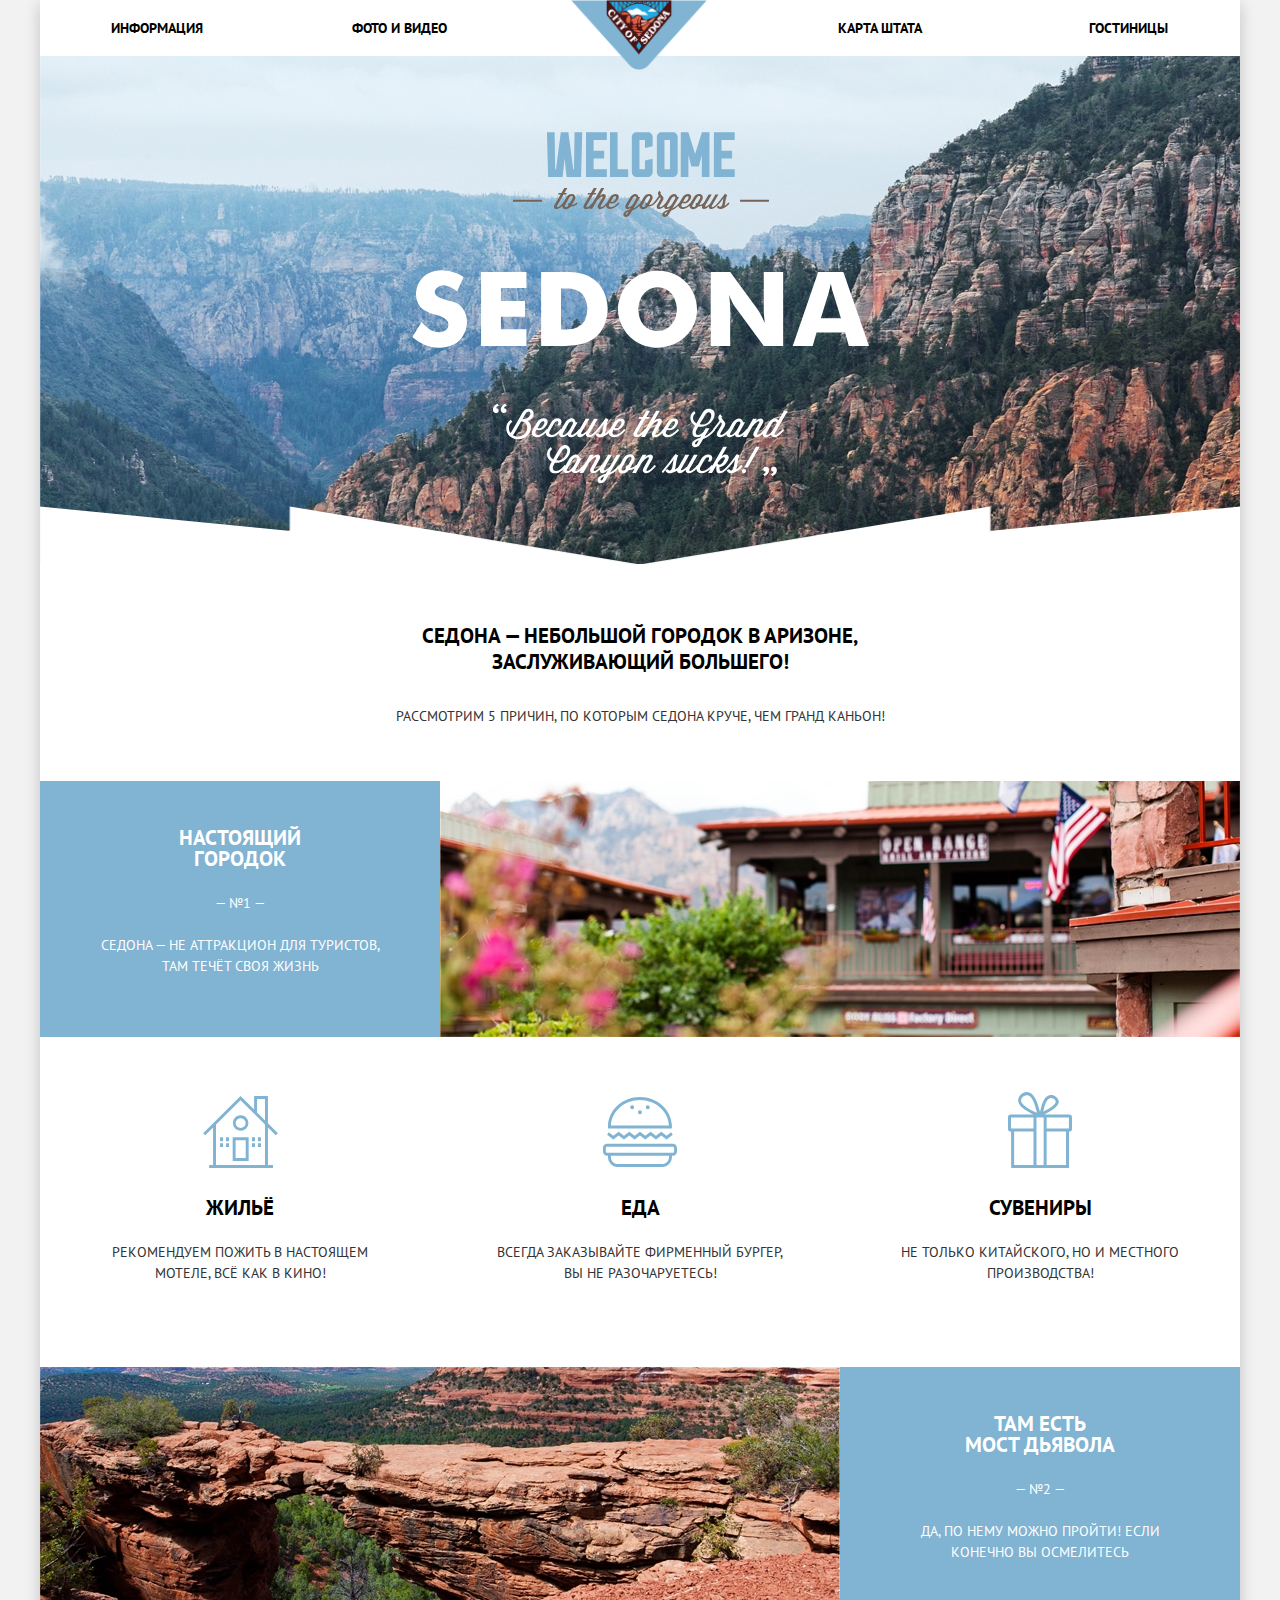
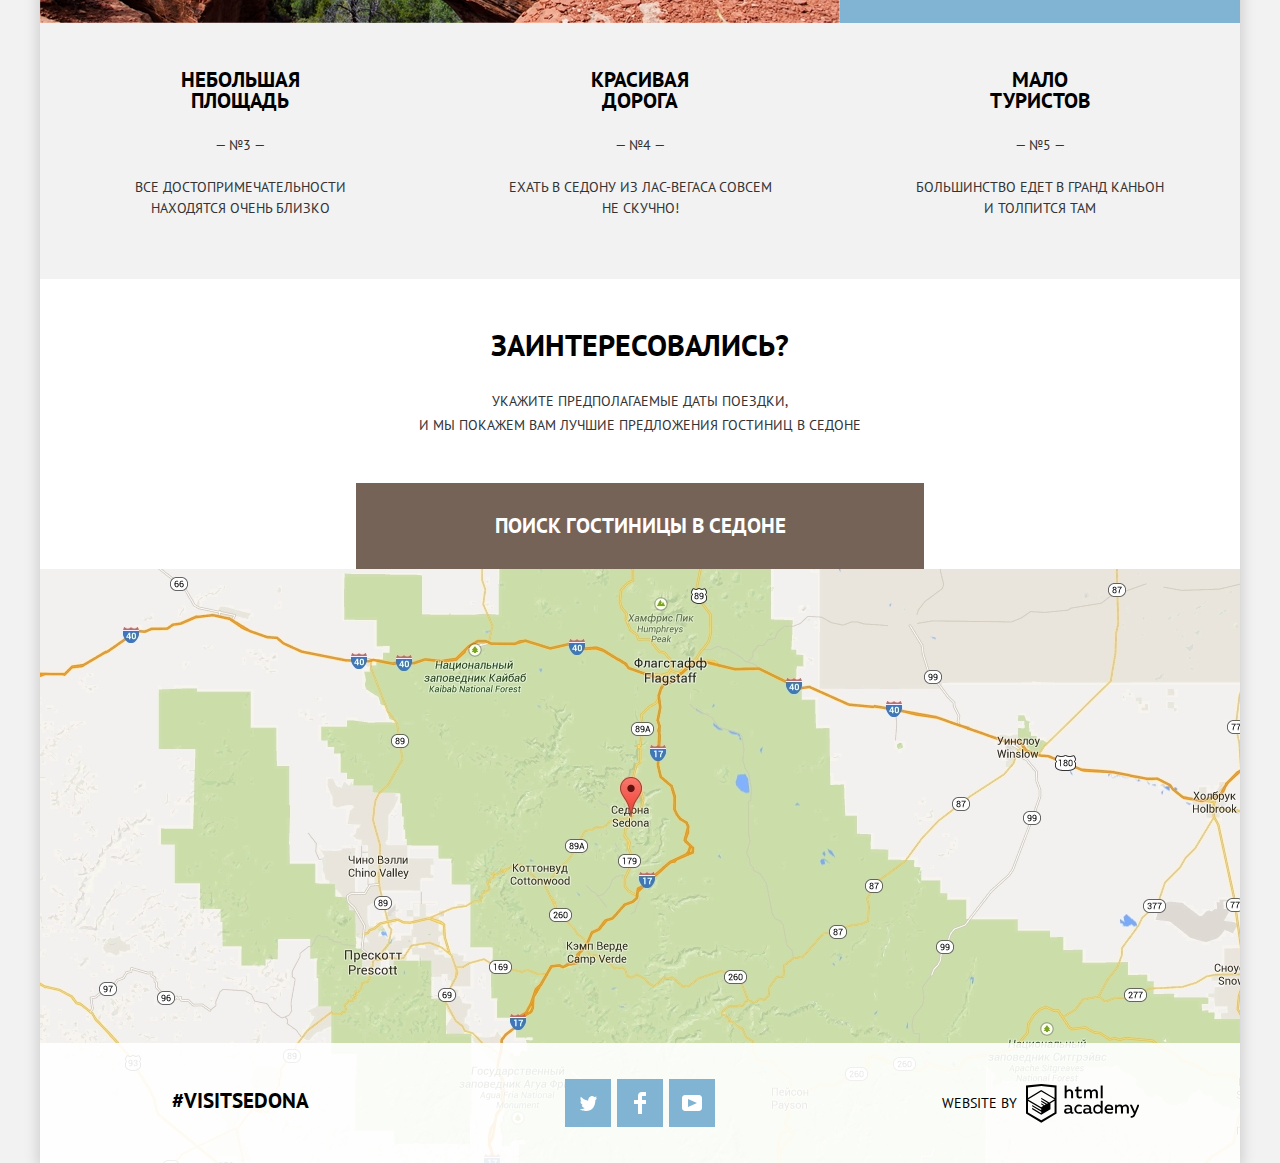
<file: index.html>
<!DOCTYPE html>
<html lang="ru">
  <head>
    <meta charset="utf-8">
    <title>HTML Academy: Седона</title>
    <link rel="stylesheet" href="css/normalize.css">
    <link rel="stylesheet" href="css/min-style.css">
    <link href="https://fonts.googleapis.com/css?family=PT+Sans:400,700&amp;subset=cyrillic" rel="stylesheet">
  </head>
  <body class="main-page">
      <div class="wrapper">
        <header class="main-header">
          <nav class="main-navigation">
            <img class="logo" src="img/logo.svg" width="138" height="70" alt="Логотип Седона">
            <ul class="site-navigation">
              <li class="item"><a href="#">Информация</a></li>
              <li class="item"><a href="#">Фото и видео</a></li>
              <li class="item"><a href="#">Карта штата</a></li>
              <li class="item"><a href="hotels.html">Гостиницы</a></li>
            </ul>
          </nav>
        </header>
        <main class="container">
          <img class="welcome" src="img/welcome.svg" width="457" height="352" alt="Приветствие">
          <div class="titel-box">
            <h1 class="title-page">Седона — небольшой городок в Аризоне, заслуживающий большего!</h1>
            <p class="subtitle">Рассмотрим 5 причин, по которым Седона круче, чем гранд каньон!</p>
          </div>
          <section class="features">
            <ul class="list-features">
              <li class="box-item-features">
                <div class="item-features"><h2 class="title">Настоящий городок</h2><span class="features-number">— №1 —</span><p class="text">Седона — не аттракцион для туристов, там течёт своя жизнь</p></div>
                <img class="item-image" src="img/sity.jpg" width="800" height="324" alt="Фотография города">
                <ul class="sity-features">
                  <li class="item-sity-features housing"><h2>Жильё</h2><p>Рекомендуем пожить в настоящем мотеле, всё как в кино!</p></li>
                  <li class="item-sity-features food"><h2>Еда</h2><p>Всегда заказывайте фирменный бургер, вы не разочаруетесь!</p></li>
                  <li class="item-sity-features gift"><h2>Сувениры</h2><p>Не только китайского, но и местного производства!</p></li>
                </ul>
              </li>
              <li class="box-item-features">
                <img class="item-image" src="img/devil_bridge.jpg" width="800" height="324" alt="Фотография моста дьявола">
                <div class="item-features"><h2 class="title">Там есть мост&nbsp;дьявола</h2><span class="features-number">— №2 —</span><p class="text">Да, по нему можно пройти! Если конечно вы осмелитесь</p></div>
              </li>
              <li class="item-features-grey"><h2 class="list-title">Небольшая площадь</h2><span class="features-number">— №3 —</span><p>Все достопримечательности находятся очень близко</p></li>
              <li class="item-features-grey"><h2 class="list-title">Красивая дорога</h2><span class="features-number">— №4 —</span><p class="width-text">Ехать в Седону из Лас-Вегаса совсем не скучно!</p></li>
              <li class="item-features-grey"><h2 class="list-title">Мало туристов</h2><span class="features-number">— №5 —</span><p>Большинство едет в гранд каньон и толпится там</p></li>
            </ul>
          </section>
          <section class="hotel-selection">
              <h2 class="visually-hidden">Поиск гостиницы в Седоне</h2>
              <p class="big-text">Заинтересовались?</p>
              <p class="text">Укажите предполагаемые даты поездки,<br>
              и мы покажем вам лучшие предложения гостиниц в седоне</p>
              <div class="">
                <button class="search-button" type="button" name="button">Поиск гостиницы в Седоне</button>
                <form class="form-search form" action="index.html" method="post">
                <div class="data-box">
                  <div class="arrival-date-box">
                    <label class="label-text" for="arrival-date">
                      Дата заезда:
                    </label>
                    <input class="arrival-date" id="arrival-date" type="text" name="calendar" value="24 АПРЕЛЯ 2017">
                    <button class="button-calendar" type="button" name="button">
                      <svg class="calendar" xmlns="http://www.w3.org/2000/svg" xmlns:xlink="http://www.w3.org/1999/xlink" x="0px" y="0px" width="21px" height="22px" viewBox="0 0 21 22">
                      	<path d="M19.251,2.025h-2.845V0.648c0-0.381-0.294-0.689-0.656-0.689c-0.363,0-0.656,0.308-0.656,0.689v1.377h-3.938V0.648
                      		c0-0.381-0.294-0.689-0.655-0.689c-0.363,0-0.657,0.308-0.657,0.689v1.377H5.906V0.648c0-0.381-0.294-0.689-0.656-0.689
                      		c-0.363,0-0.657,0.308-0.657,0.689v1.377H1.75C0.784,2.025,0,2.847,0,3.862v16.302C0,21.179,0.784,22,1.75,22h17.501
                      		C20.217,22,21,21.179,21,20.164V3.862C21,2.847,20.217,2.025,19.251,2.025z M19.688,20.164c0,0.253-0.195,0.459-0.437,0.459H1.75
                      		c-0.241,0-0.438-0.206-0.438-0.459V3.862c0-0.253,0.196-0.459,0.438-0.459h2.844v1.378c0,0.381,0.294,0.689,0.657,0.689
                      		c0.362,0,0.656-0.308,0.656-0.689V3.403h3.938v1.378c0,0.381,0.294,0.689,0.657,0.689c0.361,0,0.655-0.308,0.655-0.689V3.403h3.938
                      		v1.378c0,0.381,0.293,0.689,0.656,0.689c0.362,0,0.656-0.308,0.656-0.689V3.403h2.845c0.241,0,0.437,0.206,0.437,0.459V20.164z"/>
                      	<rect x="4.594" y="8.225" width="2.625" height="2.066"/>
                      	<rect x="4.594" y="11.668" width="2.625" height="2.067"/>
                      	<rect x="4.594" y="15.112" width="2.625" height="2.066"/>
                      	<rect x="9.188" y="15.112" width="2.625" height="2.066"/>
                      	<rect x="9.188" y="11.668" width="2.625" height="2.067"/>
                      	<rect x="9.188" y="8.225" width="2.625" height="2.066"/>
                      	<rect x="13.781" y="15.112" width="2.625" height="2.066"/>
                      	<rect x="13.781" y="11.668" width="2.625" height="2.067"/>
                      	<rect x="13.781" y="8.225" width="2.625" height="2.066"/>
                      </svg>
                    </button>
                 </div>
                 <div class="departure-date-box">
                   <label class="label-text" for="departure-date">
                      Дата выезда:
                    </label>
                    <input class="departure-date" id="departure-date" type="text" name="calendar" value="4 ИЮЛЯ 2017">
                    <button class="button-calendar" type="button" name="button">
                      <svg class="calendar" xmlns="http://www.w3.org/2000/svg" xmlns:xlink="http://www.w3.org/1999/xlink" x="0px" y="0px" width="21px" height="22px" viewBox="0 0 21 22">
                      	<path d="M19.251,2.025h-2.845V0.648c0-0.381-0.294-0.689-0.656-0.689c-0.363,0-0.656,0.308-0.656,0.689v1.377h-3.938V0.648
                      		c0-0.381-0.294-0.689-0.655-0.689c-0.363,0-0.657,0.308-0.657,0.689v1.377H5.906V0.648c0-0.381-0.294-0.689-0.656-0.689
                      		c-0.363,0-0.657,0.308-0.657,0.689v1.377H1.75C0.784,2.025,0,2.847,0,3.862v16.302C0,21.179,0.784,22,1.75,22h17.501
                      		C20.217,22,21,21.179,21,20.164V3.862C21,2.847,20.217,2.025,19.251,2.025z M19.688,20.164c0,0.253-0.195,0.459-0.437,0.459H1.75
                      		c-0.241,0-0.438-0.206-0.438-0.459V3.862c0-0.253,0.196-0.459,0.438-0.459h2.844v1.378c0,0.381,0.294,0.689,0.657,0.689
                      		c0.362,0,0.656-0.308,0.656-0.689V3.403h3.938v1.378c0,0.381,0.294,0.689,0.657,0.689c0.361,0,0.655-0.308,0.655-0.689V3.403h3.938
                      		v1.378c0,0.381,0.293,0.689,0.656,0.689c0.362,0,0.656-0.308,0.656-0.689V3.403h2.845c0.241,0,0.437,0.206,0.437,0.459V20.164z"/>
                      	<rect x="4.594" y="8.225" width="2.625" height="2.066"/>
                      	<rect x="4.594" y="11.668" width="2.625" height="2.067"/>
                      	<rect x="4.594" y="15.112" width="2.625" height="2.066"/>
                      	<rect x="9.188" y="15.112" width="2.625" height="2.066"/>
                      	<rect x="9.188" y="11.668" width="2.625" height="2.067"/>
                      	<rect x="9.188" y="8.225" width="2.625" height="2.066"/>
                      	<rect x="13.781" y="15.112" width="2.625" height="2.066"/>
                      	<rect x="13.781" y="11.668" width="2.625" height="2.067"/>
                      	<rect x="13.781" y="8.225" width="2.625" height="2.066"/>
                      </svg>
                    </button>
                  </div>
                  <div class="adults-box">
                    <label class="label-text" for="adults">
                      Взрослые:
                    </label>
                    <div class="controls">
                      <button class="button-minus" type="button" name="button"></button>
                      <input id="adults" type="text" name="number" value="2">
                      <button class="button-plus" type="button" name="button"></button>
                    </div>
                    <label class="label-text" for="children">
                      Дети:
                    </label>
                    <div class="controls">
                      <button class="button-minus" type="button" name="button"></button>
                      <input id="children" type="text" name="number" value="0">
                      <button class="button-plus" type="button" name="button"></button>
                    </div>
                  </div>
                </div>
                <button class="button" type="submit" name="button">Найти</button>
              </form>
            </div>
            <img class="map" src="img/map.jpg" width="1200" height="594" alt="Карта">
        </section>
      </main>
      <footer class="main-footer ">
        <p class="footer-hashtag">#visitSEDONA</p>
        <ul class="footer-social">
          <li><a class="social-button twitter" href="#"></a></li>
          <li><a class="social-button facebook" href="#"></a></li>
          <li><a class="social-button youtube" href="#"></a></li>
        </ul>
        <div class="creator">
          <p class="htmlacademy-text">Website&nbsp;by</p>
          <a class="htmlacademy-logo" href="https://htmlacademy.ru/intensive/htmlcss">
            <svg version="1.1" xmlns="http://www.w3.org/2000/svg" xmlns:xlink="http://www.w3.org/1999/xlink" width="113" height="39" viewBox="0 0 113 39">
            <path d="M401.93,351.51a2.07,2.07,0,0,0,.58-0.11v1.4a3.41,3.41,0,0,1-1.24.22,1.75,1.75,0,0,1-1.75-1,5.08,5.08,0,0,1-3.3,1.13c-1.59,0-3.06-.87-3.06-2.68,0-2.24,2.08-2.93,3.9-2.93a11.63,11.63,0,0,1,2.28.26v-0.31c0-1.09-.8-1.86-2.3-1.86a7.79,7.79,0,0,0-3.15.67v-1.79a10.72,10.72,0,0,1,3.35-.58c2.48,0,4,1.18,4,3.83v3.14A0.57,0.57,0,0,0,401.93,351.51Zm-6.76-1.19a1.42,1.42,0,0,0,1.64,1.29,3.56,3.56,0,0,0,2.53-1V349.1a10.21,10.21,0,0,0-1.9-.22C396.34,348.89,395.17,349.23,395.17,350.33Z" transform="translate(-355.09 -323.29)"/>
            <path d="M408.15,343.91a5.29,5.29,0,0,1,2.7.67v1.79a4.28,4.28,0,0,0-2.42-.73,2.89,2.89,0,1,0,0,5.76,5.26,5.26,0,0,0,2.55-.67v1.8a6.58,6.58,0,0,1-2.9.6,4.42,4.42,0,0,1-4.72-4.54A4.54,4.54,0,0,1,408.15,343.91Z" transform="translate(-355.09 -323.29)"/>
            <path d="M420.93,351.51a2.07,2.07,0,0,0,.58-0.11v1.4a3.41,3.41,0,0,1-1.24.22,1.75,1.75,0,0,1-1.75-1,5.08,5.08,0,0,1-3.3,1.13c-1.59,0-3.06-.87-3.06-2.68,0-2.24,2.08-2.93,3.9-2.93a11.63,11.63,0,0,1,2.28.26v-0.31c0-1.09-.8-1.86-2.3-1.86a7.79,7.79,0,0,0-3.15.67v-1.79a10.72,10.72,0,0,1,3.35-.58c2.48,0,4,1.18,4,3.83v3.14A0.57,0.57,0,0,0,420.93,351.51Zm-6.76-1.19a1.42,1.42,0,0,0,1.64,1.29,3.56,3.56,0,0,0,2.53-1V349.1a10.21,10.21,0,0,0-1.9-.22C415.33,348.89,414.17,349.23,414.17,350.33Z" transform="translate(-355.09 -323.29)"/>
            <path d="M431.76,340.14V352.9H430v-1.39a4.07,4.07,0,0,1-3.35,1.62,4.62,4.62,0,0,1,0-9.22,4,4,0,0,1,3.15,1.37v-5.14h2ZM427,345.62a2.9,2.9,0,0,0,0,5.8,3,3,0,0,0,2.79-1.84v-2.13A3.06,3.06,0,0,0,427,345.62Z" transform="translate(-355.09 -323.29)"/>
            <path d="M438.08,343.91c3.48,0,4.68,2.81,4.12,5.34h-6.58c0.22,1.57,1.75,2.22,3.35,2.22a6.41,6.41,0,0,0,2.77-.62v1.68a7.5,7.5,0,0,1-3.14.6c-2.68,0-5-1.53-5-4.61A4.39,4.39,0,0,1,438.08,343.91Zm0.09,1.62a2.39,2.39,0,0,0-2.57,2.26h4.85A2.06,2.06,0,0,0,438.17,345.53Z" transform="translate(-355.09 -323.29)"/>
            <path d="M444.19,352.9v-8.75h1.73v1.09a4,4,0,0,1,2.92-1.33,3,3,0,0,1,2.73,1.4,4.33,4.33,0,0,1,3.06-1.4,3.21,3.21,0,0,1,3.32,3.52v5.47h-2v-5.41a1.67,1.67,0,0,0-1.73-1.84,2.94,2.94,0,0,0-2.17,1.18c0,0.2,0,.4,0,0.6v5.47h-2v-5.41a1.67,1.67,0,0,0-1.73-1.84,3.11,3.11,0,0,0-2.32,1.35v5.91h-2Z" transform="translate(-355.09 -323.29)"/>
            <path d="M466.56,344.15h2l-4.1,9.93c-0.95,2.28-2.19,3-3.52,3a5,5,0,0,1-1.15-.15v-1.66a3,3,0,0,0,.89.13c0.95,0,1.66-.67,2.17-2l0.18-.44-4.16-8.82H461l3,6.6Z" transform="translate(-355.09 -323.29)"/>
            <path d="M395.75,324.82v5a4,4,0,0,1,2.83-1.2,3.41,3.41,0,0,1,3.61,3.57v5.41h-2v-5.16a1.9,1.9,0,0,0-2-2.1,3.08,3.08,0,0,0-2.44,1.46v5.8h-2V324.82h2Z" transform="translate(-355.09 -323.29)"/>
            <path d="M407.52,325.71v3.12h3.17v1.71h-3.17v4c0,1.15.53,1.53,1.66,1.53a4.71,4.71,0,0,0,1.77-.35v1.68a7.14,7.14,0,0,1-2.35.38,2.68,2.68,0,0,1-3-2.88v-4.38H404v-1.71h1.57v-2.64Z" transform="translate(-355.09 -323.29)" />
            <path d="M413.19,337.58v-8.75h1.73v1.09a4,4,0,0,1,2.92-1.33,3,3,0,0,1,2.73,1.4,4.33,4.33,0,0,1,3.06-1.4,3.21,3.21,0,0,1,3.32,3.52v5.47h-2v-5.41a1.67,1.67,0,0,0-1.73-1.84,2.94,2.94,0,0,0-2.17,1.18c0,0.2,0,.4,0,0.6v5.47h-2v-5.41a1.67,1.67,0,0,0-1.73-1.84,3.11,3.11,0,0,0-2.32,1.35v5.91h-2Z" transform="translate(-355.09 -323.29)"/>
            <rect x="74.72" y="1.52" width="1.95" height="12.76"/>
            <path d="M370.53,323.31l-0.16,0-15.28,1.6v28L370.37,362l15.28-9.09v-28Zm13.12,28.45-13.28,7.9-13.28-7.9V340.28l13.22,7.87,0,1.43-9.07-5.4v1.38l9.11,5.47,0,1.46-9.1-5.42v1.38l9.11,5.47h0l9.19-5.5v-1.39h0v-4.52l4.1-2.45v11.67Zm0-13.16L380,340.74h0l-1.68,1-8-4.76v1.38l6.84,4.07-0.06,0-0.15.09-1,.57-5.64-3.36v1.38l4.45,2.65-1.05.7,0,0-3.36-2v1.38l2.21,1.3-2.25,1.35-13.16-7.82,13.17-7.92h0Zm0-1.39-13.35-7.87h0l-13.2,7.86v-10.5l13.28-1.39,13.28,1.39v10.51Z" transform="translate(-355.09 -323.29)"/>
            </svg>
          </a>
        </div>
      </footer>
      </div>
    <script src="js/min-script.js"></script>
  </body>
</html>
</file>
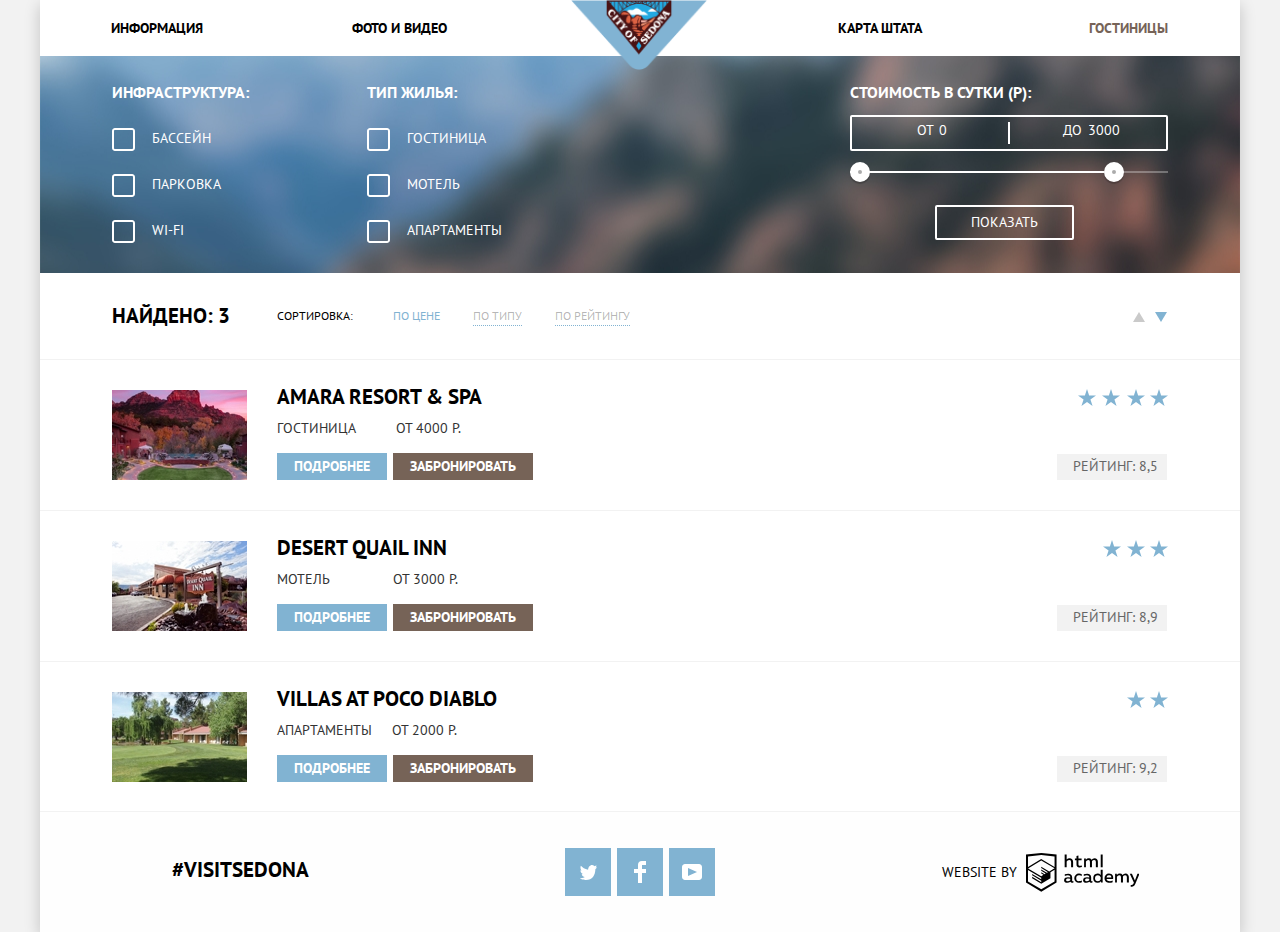
<file: hotels.html>
<!DOCTYPE html>
<html lang="ru">
  <head>
    <meta charset="utf-8">
    <title>HTML Academy: Седона</title>
    <link rel="stylesheet" href="css/normalize.css">
    <link rel="stylesheet" href="css/min-style.css">
    <link href="https://fonts.googleapis.com/css?family=PT+Sans:400,700&amp;subset=cyrillic" rel="stylesheet">
  </head>
  <body class="inner-page">
      <div class="wrapper">
        <header class="main-header">
          <nav class="main-navigation">
            <a class="logo" href="index.html"><img src="img/logo.svg" width="138" height="70" alt="Логотип Седона"></a>
            <ul class="site-navigation">
              <li class="item"><a href="#">Информация</a></li>
              <li class="item"><a href="#">Фото и видео</a></li>
              <li class="item"><a href="#">Карта штата</a></li>
              <li class="item"><a class="currently-selected" href="#">Гостиницы</a></li>
            </ul>
          </nav>
        </header>
        <main class="container">
          <h1 class="visually-hidden">Список гостиниц</h1>
          <section class="selection-qualities">
            <form class="selection-form" action="index.html" method="post">
              <fieldset class="infrastructure">
                <legend class="form-legend">Инфраструктура:</legend>
                <div>
                  <input class="checkbox" id="pool" type="checkbox" name="pool"><label class="form-text" for="pool">бассейн</label>
                </div>
                <div>
                  <input class="checkbox" id="parking" type="checkbox" name="parking"><label class="form-text" for="parking">Парковка</label>
                </div>
                <div>
                  <input class="checkbox" id="wi-fi" type="checkbox" name="wi-fi"><label class="form-text" for="wi-fi">WI-FI</label>
               </div>
              </fieldset>
              <fieldset class="type-house">
                <legend class="form-legend">Тип жилья:</legend>
                <div>
                  <input class="checkbox" id="hotel" type="checkbox" name="hotel"><label class="form-text" for="hotel">Гостиница</label>
                </div>
                <div>
                  <input class="checkbox" id="motel" type="checkbox" name="motel"><label class="form-text" for="motel">Мотель</label>
                </div>
                <div>
                  <input class="checkbox" id="apartments" type="checkbox" name="apartments"><label class="form-text" for="apartments">Апартаменты</label>
                </div>
              </fieldset>
              <div class="filter">
                <div class="filter-title">Стоимость в сутки (р):</div>
                <div class="price-controls">
                  <label class="min-price">от <input type="text" name="min-price" value="0"></label>
                  <label class="max-price">до <input type="text" name="max-price" value="3000"></label>
                </div>
                <div class="range-controls">
                  <div class="scale">
                    <div class="bar"></div>
                  </div>
                  <div class="range-toggle range-toggle-min"></div>
                  <div class="range-toggle range-toggle-max"></div>
                </div>
                <button class="btn-transparent" type="submit">Показать</button>
              </div>
            </form>
          </section>
          <section class="selection-hostel">
            <div class="sort">
              <div class="sort-box">
                <p class="found-text">Найдено: 3</p>
                <p class="sort-text">сортировка:</p>
                <a class="active" href="#">по цене</a>
                <a href="#">по типу</a>
                <a href="#">по рейтингу</a>
              </div>
              <div class="sort-dir-decoration">
                <a class="up-dir-decoration active-up-dir">
                </a>
                <a class="down-dir-decoration active-down-dir">
                </a>
              </div>
            </div>
            <div class="hostel">
              <div class="hostel-image">
                <img src="img/amara_resort_spa.jpg" width="135" height="90" alt="Amara Resort & Spa">
              </div>
              <div class="hostel-box">
                <a href="#"><h3 class="hostel-name">Amara Resort & Spa</h3></a>
                <div class="hostel-info-box">
                  <p class="hotel-text">Гостиница</p>
                  <p>от 4000 р.</p>
                </div>
                <div class="hostel-button-box">
                  <a class="detail-button" href="#">Подробнее</a>
                  <a class="reservation-button" href="#">Забронировать</a>
                </div>
              </div>
              <div class="rating-decoration-box">
                <div class="stars-box four-stars">
                </div>
                <span class="rating">Рейтинг: 8,5</span>
              </div>
            </div>
            <div class="hostel">
              <div class="hostel-image">
                <img src="img/desert_quail_inn.jpg" width="135" height="90" alt="Desert Quail Inn">
              </div>
              <div class="hostel-box">
                <a href="#"><h3 class="hostel-name">Desert Quail Inn</h3></a>
                <div class="hostel-info-box">
                  <p class="motel-text">Мотель</p>
                  <p>от 3000 р.</p>
                </div>
                <div class="hostel-button-box">
                  <a class="detail-button" href="#">Подробнее</a>
                  <a class="reservation-button" href="#">Забронировать</a>
                </div>
              </div>
              <div class="rating-decoration-box">
                <div class="stars-box three-stars">
                </div>
                <span class="rating">Рейтинг: 8,9</span>
              </div>
            </div>
            <div class="hostel">
              <div class="hostel-image">
                <img src="img/villas_at_poco_diablo.jpg" width="135" height="90" alt="Villas at Poco Diablo">
              </div>
              <div class="hostel-box">
                <a href="#"><h3 class="hostel-name">Villas at Poco Diablo</h3></a>
                <div class="hostel-info-box">
                  <p class="apartments-text">Апартаменты</p>
                  <p>от 2000 р.</p>
                </div>
                <div class="hostel-button-box">
                  <a class="detail-button" href="#">Подробнее</a>
                  <a class="reservation-button" href="#">Забронировать</a>
                </div>
              </div>
              <div class="rating-decoration-box">
                <div class="stars-box two-stars">
                </div>
                <span class="rating">Рейтинг: 9,2</span>
              </div>
            </div>
          </section>
        </main>
        <footer class="main-footer ">
          <p class="footer-hashtag">#visitSEDONA</p>
          <ul class="footer-social">
            <li><a class="social-button twitter" href="#"></a></li>
            <li><a class="social-button facebook" href="#"></a></li>
            <li><a class="social-button youtube" href="#"></a></li>
          </ul>
          <div class="creator">
            <p class="htmlacademy-text">Website&nbsp;by</p>
            <a class="htmlacademy-logo" href="https://htmlacademy.ru/intensive/htmlcss">
              <svg version="1.1" xmlns="http://www.w3.org/2000/svg" xmlns:xlink="http://www.w3.org/1999/xlink" width="113" height="39" viewBox="0 0 113 39">
              <path d="M401.93,351.51a2.07,2.07,0,0,0,.58-0.11v1.4a3.41,3.41,0,0,1-1.24.22,1.75,1.75,0,0,1-1.75-1,5.08,5.08,0,0,1-3.3,1.13c-1.59,0-3.06-.87-3.06-2.68,0-2.24,2.08-2.93,3.9-2.93a11.63,11.63,0,0,1,2.28.26v-0.31c0-1.09-.8-1.86-2.3-1.86a7.79,7.79,0,0,0-3.15.67v-1.79a10.72,10.72,0,0,1,3.35-.58c2.48,0,4,1.18,4,3.83v3.14A0.57,0.57,0,0,0,401.93,351.51Zm-6.76-1.19a1.42,1.42,0,0,0,1.64,1.29,3.56,3.56,0,0,0,2.53-1V349.1a10.21,10.21,0,0,0-1.9-.22C396.34,348.89,395.17,349.23,395.17,350.33Z" transform="translate(-355.09 -323.29)"/>
              <path d="M408.15,343.91a5.29,5.29,0,0,1,2.7.67v1.79a4.28,4.28,0,0,0-2.42-.73,2.89,2.89,0,1,0,0,5.76,5.26,5.26,0,0,0,2.55-.67v1.8a6.58,6.58,0,0,1-2.9.6,4.42,4.42,0,0,1-4.72-4.54A4.54,4.54,0,0,1,408.15,343.91Z" transform="translate(-355.09 -323.29)"/>
              <path d="M420.93,351.51a2.07,2.07,0,0,0,.58-0.11v1.4a3.41,3.41,0,0,1-1.24.22,1.75,1.75,0,0,1-1.75-1,5.08,5.08,0,0,1-3.3,1.13c-1.59,0-3.06-.87-3.06-2.68,0-2.24,2.08-2.93,3.9-2.93a11.63,11.63,0,0,1,2.28.26v-0.31c0-1.09-.8-1.86-2.3-1.86a7.79,7.79,0,0,0-3.15.67v-1.79a10.72,10.72,0,0,1,3.35-.58c2.48,0,4,1.18,4,3.83v3.14A0.57,0.57,0,0,0,420.93,351.51Zm-6.76-1.19a1.42,1.42,0,0,0,1.64,1.29,3.56,3.56,0,0,0,2.53-1V349.1a10.21,10.21,0,0,0-1.9-.22C415.33,348.89,414.17,349.23,414.17,350.33Z" transform="translate(-355.09 -323.29)"/>
              <path d="M431.76,340.14V352.9H430v-1.39a4.07,4.07,0,0,1-3.35,1.62,4.62,4.62,0,0,1,0-9.22,4,4,0,0,1,3.15,1.37v-5.14h2ZM427,345.62a2.9,2.9,0,0,0,0,5.8,3,3,0,0,0,2.79-1.84v-2.13A3.06,3.06,0,0,0,427,345.62Z" transform="translate(-355.09 -323.29)"/>
              <path d="M438.08,343.91c3.48,0,4.68,2.81,4.12,5.34h-6.58c0.22,1.57,1.75,2.22,3.35,2.22a6.41,6.41,0,0,0,2.77-.62v1.68a7.5,7.5,0,0,1-3.14.6c-2.68,0-5-1.53-5-4.61A4.39,4.39,0,0,1,438.08,343.91Zm0.09,1.62a2.39,2.39,0,0,0-2.57,2.26h4.85A2.06,2.06,0,0,0,438.17,345.53Z" transform="translate(-355.09 -323.29)"/>
              <path d="M444.19,352.9v-8.75h1.73v1.09a4,4,0,0,1,2.92-1.33,3,3,0,0,1,2.73,1.4,4.33,4.33,0,0,1,3.06-1.4,3.21,3.21,0,0,1,3.32,3.52v5.47h-2v-5.41a1.67,1.67,0,0,0-1.73-1.84,2.94,2.94,0,0,0-2.17,1.18c0,0.2,0,.4,0,0.6v5.47h-2v-5.41a1.67,1.67,0,0,0-1.73-1.84,3.11,3.11,0,0,0-2.32,1.35v5.91h-2Z" transform="translate(-355.09 -323.29)"/>
              <path d="M466.56,344.15h2l-4.1,9.93c-0.95,2.28-2.19,3-3.52,3a5,5,0,0,1-1.15-.15v-1.66a3,3,0,0,0,.89.13c0.95,0,1.66-.67,2.17-2l0.18-.44-4.16-8.82H461l3,6.6Z" transform="translate(-355.09 -323.29)"/>
              <path d="M395.75,324.82v5a4,4,0,0,1,2.83-1.2,3.41,3.41,0,0,1,3.61,3.57v5.41h-2v-5.16a1.9,1.9,0,0,0-2-2.1,3.08,3.08,0,0,0-2.44,1.46v5.8h-2V324.82h2Z" transform="translate(-355.09 -323.29)"/>
              <path d="M407.52,325.71v3.12h3.17v1.71h-3.17v4c0,1.15.53,1.53,1.66,1.53a4.71,4.71,0,0,0,1.77-.35v1.68a7.14,7.14,0,0,1-2.35.38,2.68,2.68,0,0,1-3-2.88v-4.38H404v-1.71h1.57v-2.64Z" transform="translate(-355.09 -323.29)" />
              <path d="M413.19,337.58v-8.75h1.73v1.09a4,4,0,0,1,2.92-1.33,3,3,0,0,1,2.73,1.4,4.33,4.33,0,0,1,3.06-1.4,3.21,3.21,0,0,1,3.32,3.52v5.47h-2v-5.41a1.67,1.67,0,0,0-1.73-1.84,2.94,2.94,0,0,0-2.17,1.18c0,0.2,0,.4,0,0.6v5.47h-2v-5.41a1.67,1.67,0,0,0-1.73-1.84,3.11,3.11,0,0,0-2.32,1.35v5.91h-2Z" transform="translate(-355.09 -323.29)"/>
              <rect x="74.72" y="1.52" width="1.95" height="12.76"/>
              <path d="M370.53,323.31l-0.16,0-15.28,1.6v28L370.37,362l15.28-9.09v-28Zm13.12,28.45-13.28,7.9-13.28-7.9V340.28l13.22,7.87,0,1.43-9.07-5.4v1.38l9.11,5.47,0,1.46-9.1-5.42v1.38l9.11,5.47h0l9.19-5.5v-1.39h0v-4.52l4.1-2.45v11.67Zm0-13.16L380,340.74h0l-1.68,1-8-4.76v1.38l6.84,4.07-0.06,0-0.15.09-1,.57-5.64-3.36v1.38l4.45,2.65-1.05.7,0,0-3.36-2v1.38l2.21,1.3-2.25,1.35-13.16-7.82,13.17-7.92h0Zm0-1.39-13.35-7.87h0l-13.2,7.86v-10.5l13.28-1.39,13.28,1.39v10.51Z" transform="translate(-355.09 -323.29)"/>
              </svg>
            </a>
          </div>
        </footer>
      </div>
  </body>
</html>
</file>
<file: css/min-style.css>
body{margin:0;font-family:"PT Sans",Arial,sans-serif;font-size:14px;font-weight:400;line-height:21px;color:#333;text-transform:uppercase;background-color:#f2f2f2}a{text-decoration:none}.main-page .wrapper{width:1200px;background-color:#fff;box-shadow:0 5px 15px rgba(0,1,1,0.2)}.wrapper{margin:0 auto;width:1200px;display:flex;flex-direction:column;justify-content:center;align-items:center;position:relative;background-color:#f2f2f2;box-shadow:0 5px 15px rgba(0,1,1,0.2)}.site-navigation,.list-features,.sity-features,.footer-social{list-style:none}.main-navigation{display:flex;position:relative;width:1200px;height:56px;background-color:#fff}.site-navigation{box-sizing:border-box;margin:0;width:1200px;display:flex;align-items:center}.item{width:100px}.item:nth-child(1){margin-left:31px;margin-right:141px}.item:nth-child(3){margin-left:386px;margin-right:151px}.logo{position:absolute;left:530px}.site-navigation a{font-size:14px;font-weight:700;line-height:26px;color:#000}.site-navigation a:hover,.site-navigation a:focus{color:#81b3d2}.site-navigation a:active{color:#000;opacity:.3}.site-navigation .currently-selected{color:#766357}.main-page .container{display:flex;flex-direction:column;align-items:center;background-color:#487ba8;background-image:url(../img/decoration_for_background.svg),url(../img/background_photo.jpg);background-repeat:no-repeat;background-size:1202px 61px,auto;background-position:center 449px,center -83px}.container{display:flex;flex-direction:column;align-items:center;background-color:#fff}.welcome{margin-top:76px}.titel-box{margin-top:80px;padding-top:7px;width:1200px;min-height:210px;display:flex;flex-direction:column;justify-content:center;align-items:center;background-color:#fff}.title-page{width:440px;font-size:21px;font-weight:700;line-height:26px;text-align:center;color:#000;background-color:#fff}.subtitle{line-height:26px;text-align:center;background-color:#fff}.features{width:1200px;display:flex}.list-features{padding:0;margin:0;display:flex;flex-direction:row;flex-wrap:wrap;text-align:center}.item-features .features-number{color:#fff}.features-number{margin-top:24px;margin-bottom:7px}.box-item-features{width:1200px;min-height:256px;display:flex;flex-wrap:wrap}.item-features{width:400px;display:flex;flex-direction:column;justify-content:center;align-items:center;background-color:#81b3d2}.item-image{width:800px;height:256px}.item-features .title{margin:0;width:155px;font-size:21px;font-weight:700;color:#fff;background-color:#81b3d2}.item-features .text{color:#fff;background-color:#81b3d2}.sity-features{padding:0;display:flex;flex-direction:row;justify-content:center;color:#333;background-color:#fff}.item-sity-features{box-sizing:border-box;padding-top:160px;width:400px;min-height:330px;display:flex;flex-direction:column;align-items:center}.sity-features h2{margin:0;margin-bottom:10px;font-size:21px;font-weight:700;color:#000;background-color:#fff}.item-features-grey{box-sizing:border-box;padding-top:46px;width:400px;min-height:256px;display:flex;flex-direction:column;align-items:center;background-color:#f2f2f2}.list-title{margin:0;width:150px;color:#000}.item-features p,.item-sity-features p{width:305px}.item-features-grey p{width:250px}.item-features-grey .width-text{width:270px}.housing{background-image:url(../img/house_icon.svg);background-repeat:no-repeat;background-position:center 59px}.food{background-image:url(../img/food_icon.svg);background-repeat:no-repeat;background-position:center 60px}.gift{background-image:url(../img/gift_icon.svg);background-repeat:no-repeat;background-position:center 54px}.hotel-selection{padding-top:48px;display:flex;flex-direction:column;align-items:center;text-align:center;background-color:#fff}.big-text{margin:0;margin-bottom:26px;font-weight:700;font-size:30px;line-height:36px;color:#000;text-align:center}.hotel-selection .text{margin:0;line-height:24px}.search-button{outline:none;margin-top:46px;width:568px;padding:30px;font-family:inherit;font-size:21px;font-weight:700;line-height:26px;text-transform:uppercase;color:#fff;border:none;background-color:#766357}.search-button:hover{background-color:#604e43}.search-button:active{color:rgba(255,255,255,0.3);background-color:#503e33}.form-search{box-sizing:border-box;padding:55px;width:568px;display:flex;flex-direction:column;justify-content:space-evenly;align-items:center;position:absolute;top:auto;box-shadow:0 7px 15px rgba(0,1,1,0.15);background-color:#fff}.form-search-none{display:none}.data-box{width:458px;display:flex;flex-direction:column}.arrival-date-box,.departure-date-box{margin-bottom:29px;width:458px;display:flex;justify-content:flex-end;position:relative;align-items:center}.arrival-date{margin-left:21px}.departure-date{margin-left:17px}.button-calendar{outline:none;padding:0;width:26px;height:26px;position:absolute;right:7px;top:8px;cursor:pointer;border:none;background-color:inherit;fill:#cacaca}.button-calendar:hover{fill:#000}.button-calendar:active{fill:#81b3d2}.adults-box{display:flex;align-items:center}.title-search{color:#fff;text-align:center;background-color:#766357}.label-text{font-family:inherit;color:#000;font-size:14px;line-height:26px;font-weight:700;text-transform:uppercase}.form-search input{outline:none;box-sizing:border-box;padding-left:13px;width:346px;height:38px;font-family:inherit;font-size:14px;font-weight:700;line-height:26px;color:#000;text-align:left;background-color:#f2f2f2;border:none}.form-search input:hover{background-color:#ebebeb}.form-search input:focus{width:346px;height:38px;background-color:#fff;border:2px solid #e5e5e5}.adults-box input:focus{width:36px}.adults-box input{padding-left:0;width:38px;text-align:center}.controls{margin-left:27px;display:flex}.button-plus,.button-minus{outline:none;width:38px;height:38px;background-color:#f2f2f2;border:none;position:relative;vertical-align:middle}.button-minus::before{width:11px;height:3px;display:block;position:absolute;left:50%;top:50%;content:"";background-color:#bdbbbc;transform:translate(-50%,-50%)}.button-minus:hover::before{background-color:#000}.button-minus:active::before{background-color:#81b3d2}.button-plus::before{width:11px;height:3px;display:block;position:absolute;left:50%;top:50%;content:"";background-color:#bdbbbc;transform:translate(-50%,-50%)}.button-plus::after{width:11px;height:3px;display:block;position:absolute;left:50%;top:50%;content:"";background-color:#bdbbbc;transform:translate(-50%,-50%) rotate(90deg)}.button-plus:hover::before,.button-plus:hover::after{background-color:#000}.button-plus:active::before,.button-plus:active::after{background-color:#81b3d2}.controls:first-of-type{margin-left:41px;margin-right:52px}.button{outline:none;margin-top:55px;padding:16px 196px;width:458px;font-family:inherit;font-size:21px;font-weight:700;line-height:26px;text-transform:uppercase;color:#fff;background-color:#81b3d2;border:none}.button:hover{background-color:#669ec0}.button:active{color:rgba(255,255,255,0.3);background-color:#5496bd}.main-footer{width:1200px;height:120px;display:flex;justify-content:flex-start;align-items:center;position:absolute;right:0;bottom:0;background-color:rgba(255,255,255,0.9)}.inner-page .main-footer{position:static}.footer-hashtag{margin-top:17px;box-sizing:border-box;width:400px;display:flex;justify-content:center;font-size:21px;font-weight:700;line-height:26px;color:#000}.footer-social{box-sizing:border-box;padding:0;width:400px;display:flex;justify-content:center}.social-button{margin:0 3px;width:46px;height:48px;display:flex;background-color:#81b3d2}.social-button:hover,.social-button:focus{background-color:#669ec0}.social-button:active{background-color:#5496bd}.twitter{background-repeat:no-repeat;background-image:url(../img/twitter_icon.svg);background-position:center}.twitter:active{opacity:.3}.facebook{background-repeat:no-repeat;background-image:url(../img/facebook_icon.svg);background-position:center}.facebook:active{opacity:.3}.youtube{background-repeat:no-repeat;background-image:url(../img/youtube_icon.svg);background-position:center}.youtube:active{opacity:.3}.creator{box-sizing:border-box;padding-left:102px;width:400px;display:flex}.htmlacademy-text{margin-right:9px;line-height:26px;color:#000}.htmlacademy-logo{overflow:hidden;padding-top:8px;fill:#000}.htmlacademy-logo:hover{fill:#81b3d2}.htmlacademy-logo:active{fill:#bdbbbc}.selection-form{box-sizing:border-box;padding-top:26px;padding-left:59px;padding-right:72px;width:1200px;min-height:217px;display:flex;color:#fff;background-color:#81b3d2;background-image:url(../img/filter_background.jpg);background-repeat:no-repeat;background-position:center}.infrastructure{margin:0;padding:0;padding-left:13px;width:240px;display:flex;flex-direction:column;border:none}.form-legend{margin-bottom:25px;font-size:16px;font-weight:700}.checkbox{display:none}.form-text{margin-bottom:23px;padding-left:40px;padding-bottom:2px;display:block;position:relative}.form-text::before{width:27px;height:23px;display:block;content:"";position:absolute;top:0;left:0;background-image:url(../img/checkbox_off.svg);background-repeat:no-repeat}.checkbox:checked + .form-text::before{background-image:url(../img/checkbox_on.svg)}.checkbox:disabled + .form-text::before{background-image:url(../img/checkbox_off_dis.svg)}.checkbox:checked:disabled + .form-text::before{background-image:url(../img/checkbox_on_dis.svg)}.type-house{margin:0;padding:0;padding-left:17px;width:250px;display:flex;flex-direction:column;border:none}.type-house .first-checkbox{margin-top:23px;margin-right:16px}.type-house .checkbox{margin-top:28px;margin-right:16px}.filter{margin-left:235px;width:320px;color:#fff;text-transform:uppercase}.filter-title{margin-bottom:12px;font-weight:600;font-size:16px;line-height:21px}.price-controls{margin-bottom:20px;height:32px;position:relative;font-size:0;border:2px solid #fff;border-radius:2px}.price-controls::after{width:2px;height:22px;content:"";position:absolute;top:50%;left:50%;background-color:#fff;transform:translate(-50%,-50%)}.price-controls label{display:inline-block;font-size:14px;line-height:21px;vertical-align:top;cursor:pointer}.price-controls .min-price,.price-controls .max-price{margin-top:-3px;padding-left:65px;width:81px}.price-controls input{outline:none;margin:0;padding-top:6px;width:50px;font:inherit;color:inherit;background:none;border:none}.range-controls{margin-bottom:32px;position:relative}.range-controls .scale{height:2px;background-color:rgba(255,255,255,0.3)}.range-controls .bar{width:80%;height:2px;background-color:#fff}.range-toggle{width:4px;height:4px;position:absolute;top:-9px;background-color:#ababab;border:8px solid #fff;border-radius:50%;box-shadow:0 2px 1px 0 rgba(0,1,1,0.2);cursor:pointer}.range-toggle:hover{background-color:#1c4f80;border:9px solid #fff}.range-toggle-min{left:0}.range-toggle-max{left:80%}.btn-transparent{outline:none;margin-left:85px;padding:5px 34px;display:block;font-size:14px;line-height:21px;color:#fff;text-transform:uppercase;background:transparent;border:2px solid #fff;border-radius:2px;cursor:pointer}.btn-transparent:hover{color:#000;background-color:#fff}.selection-hostel{background-color:#fff}.sort{box-sizing:border-box;padding-left:72px;padding-right:72px;width:1200px;height:86px;display:flex;justify-content:space-between;align-items:center}.sort-box{display:flex;align-items:center}.found-text{font-size:21px;font-weight:700;line-height:26px;color:#000}.sort-text{margin-left:47px;margin-right:40px;font-size:12px;line-height:18px;color:#000}.sort-box a{font-size:12px;line-height:18px;color:rgba(0,0,0,0.3);border-bottom:1px dotted #81b3d2}.sort-box a:nth-of-type(2){margin-left:33px;margin-right:33px}.sort-box .active{color:#81b3d2;border:none}.sort-box a:hover{color:#81b3d2}.sort-box a:active{color:#000}.sort-dir-decoration{box-sizing:border-box;padding-top:2px;padding-left:5px;width:40px;height:20px;display:flex;align-items:center}.up-dir-decoration{margin-right:10px;display:block;border-left:6px solid transparent;border-right:6px solid transparent;border-bottom:10px solid #cacaca}.down-dir-decoration{display:block;border-left:6px solid transparent;border-right:6px solid transparent;border-top:10px solid #cacaca}.active-down-dir{border-left:6px solid transparent;border-right:6px solid transparent;border-top:10px solid #81b3d2}.down-dir-decoration:hover{border-left:6px solid transparent;border-right:6px solid transparent;border-top:10px solid #000}.up-dir-decoration:hover{border-left:6px solid transparent;border-right:6px solid transparent;border-bottom:10px solid #000}.down-dir-decoration:active{border-left:6px solid transparent;border-right:6px solid transparent;border-top:10px solid #81b3d2}.up-dir-decoration:active{border-left:6px solid transparent;border-right:6px solid transparent;border-bottom:10px solid #81b3d2}.hostel{padding-top:24px;padding-left:72px;width:1200px;height:151px;box-sizing:border-box;display:flex;justify-content:flex-start;border-top:1px solid #f2f2f2}.hostel-name{font-size:21px;font-weight:700;line-height:26px;color:#000}.hostel:last-child{border-bottom:1px solid #f2f2f2}.hostel-image{height:90px;margin-top:6px;margin-right:30px}.hostel-box{width:1000px;display:flex;flex-direction:column}.hostel-name{margin:0}.hostel-name:hover{color:#81b3d2}.hostel-name:active{color:#000;opacity:.3}.hostel-info-box{margin-top:-6px;display:flex}.hotel-text{margin-right:40px}.motel-text{margin-right:63px}.apartments-text{margin-right:20px}.hostel-button-box{display:flex;text-align:center}.detail-button{margin-right:6px;padding:3px 17px;font-weight:700;color:#fff;background-color:#81b3d2}.detail-button:hover,.detail-button:focus{background-color:#669ec0}.detail-button:active{color:rgba(255,255,255,0.3);background-color:#5496bd}.reservation-button{padding:3px 17px;font-weight:700;color:#fff;background-color:#766357}.reservation-button:hover,.reservation-button:focus{background-color:#604e43}.reservation-button:active{color:rgba(255,255,255,0.3);background-color:#503e33}.rating-decoration-box{width:300px;display:flex;flex-direction:column}.stars-box{margin-top:5px;margin-left:48px;margin-bottom:45px;width:102px;height:20px}.four-stars{background:url(../img/star_icon.svg) no-repeat 12px 0px,url(../img/star_icon.svg) no-repeat 36px 0px,url(../img/star_icon.svg) no-repeat 61px 0px,url(../img/star_icon.svg) no-repeat 84px 0}.three-stars{background:url(../img/star_icon.svg) no-repeat 37px 0px,url(../img/star_icon.svg) no-repeat 61px 0px,url(../img/star_icon.svg) no-repeat 84px 0}.two-stars{background:url(../img/star_icon.svg) no-repeat 61px 0px,url(../img/star_icon.svg) no-repeat 84px 0}.rating{margin-left:39px;padding-top:2px;padding-left:16px;width:94px;height:24px;color:#666;background-color:#f2f2f2}.visually-hidden{visibility:hidden;margin:0;padding:0;width:0;height:0}
</file>
